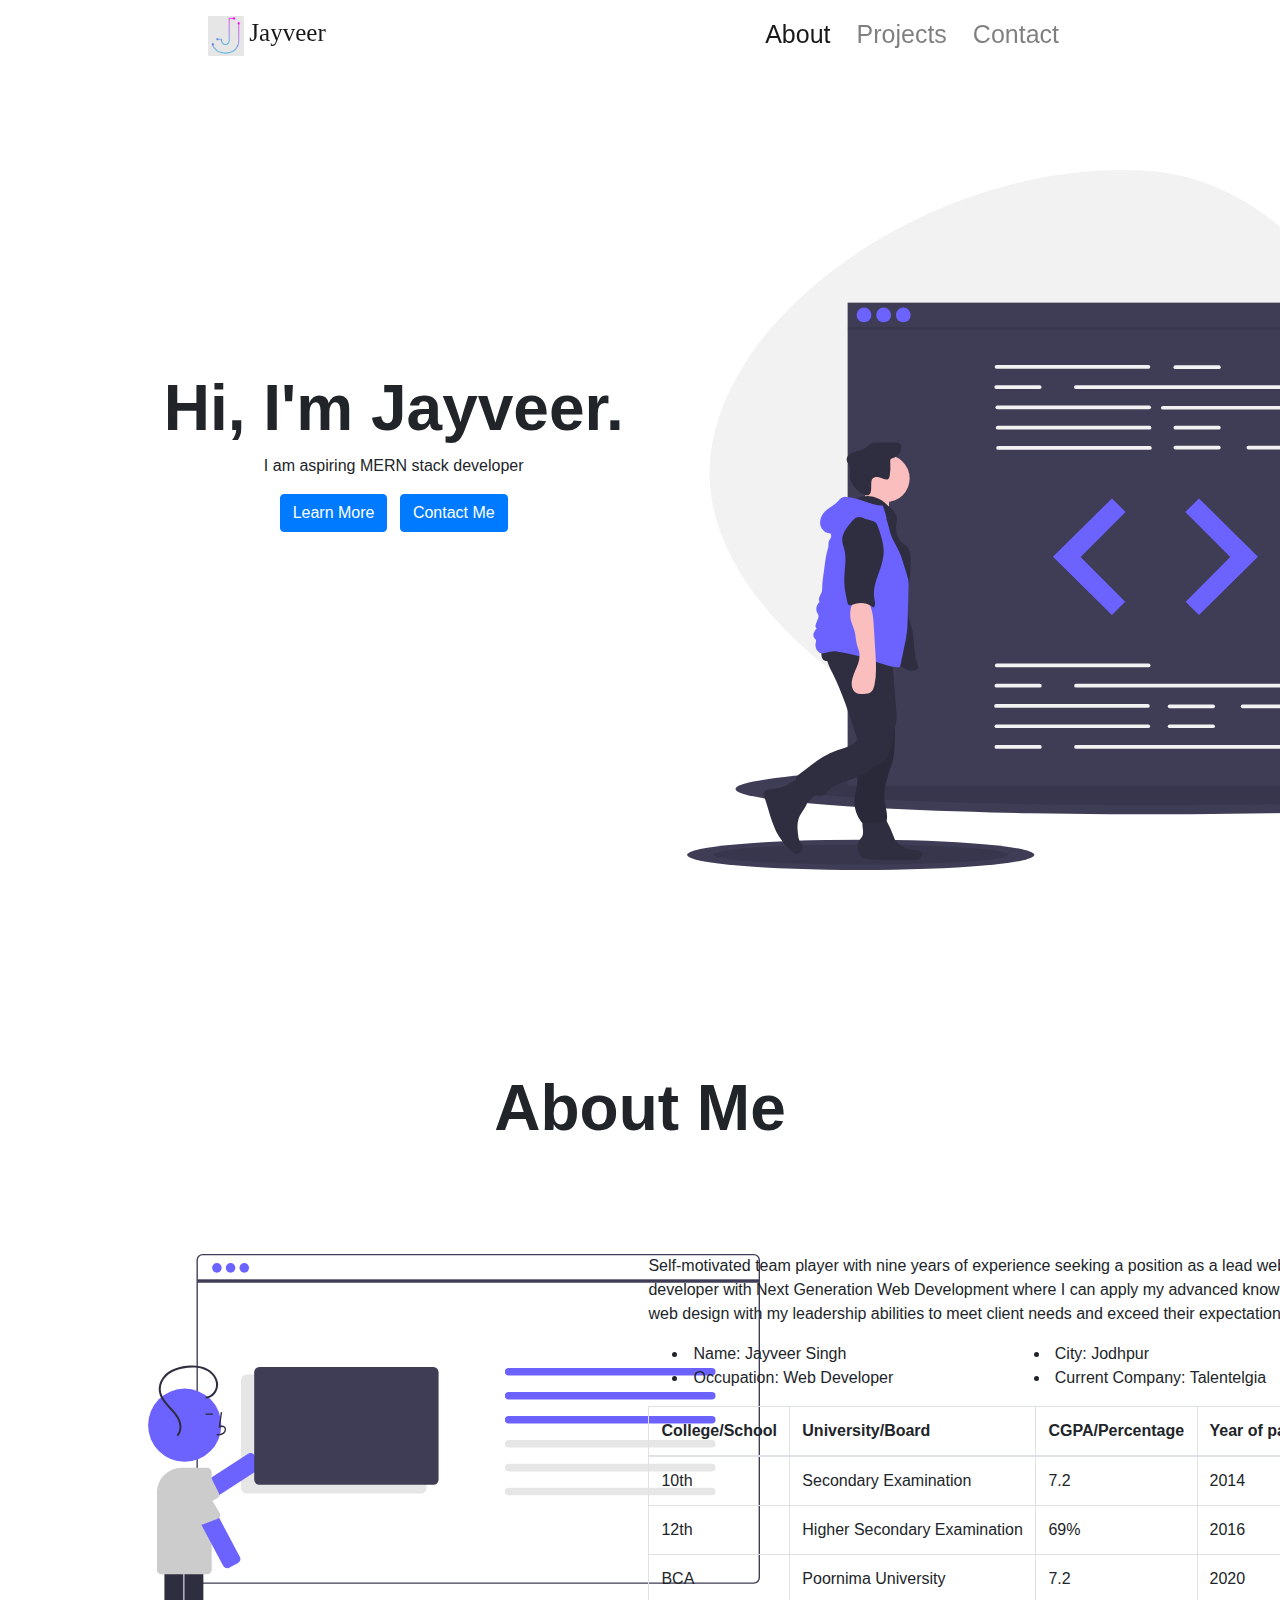
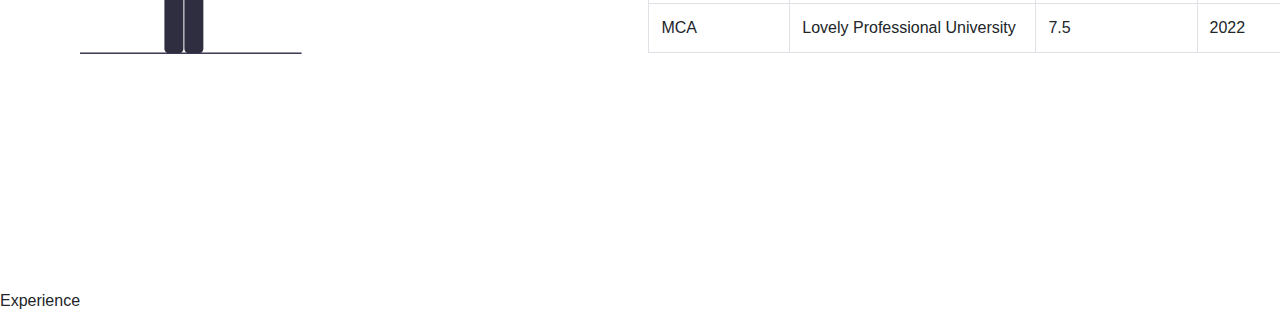
<file: index.html>
<!DOCTYPE html>
<html lang="en">

<head>
    <meta charset="UTF-8">
    <meta http-equiv="X-UA-Compatible" content="IE=edge">
    <meta name="viewport" content="width=device-width, initial-scale=1.0">
    <title>Jayveer Singh</title>
    <link rel="stylesheet" href="https://maxcdn.bootstrapcdn.com/bootstrap/4.5.0/css/bootstrap.min.css">
    <link rel="stylesheet" href="https://stackpath.bootstrapcdn.com/font-awesome/4.7.0/css/font-awesome.min.css">
    <script src="https://ajax.googleapis.com/ajax/libs/jquery/3.5.1/jquery.min.js"></script>
    <script src="https://cdnjs.cloudflare.com/ajax/libs/popper.js/1.16.0/umd/popper.min.js"></script>
    <script src="https://maxcdn.bootstrapcdn.com/bootstrap/4.5.0/js/bootstrap.min.js"></script>
    <link rel="stylesheet" href="https://use.fontawesome.com/releases/v5.5.0/css/all.css"
        integrity="sha384-B4dIYHKNBt8Bc12p+WXckhzcICo0wtJAoU8YZTY5qE0Id1GSseTk6S+L3BlXeVIU" crossorigin="anonymous">
    <link rel="stylesheet" href="styles/style.css">
</head>

<body>
    <section id="navbar">
        <div class="navbar navbar-light text-dark navbar-expand-lg sticky-top">
            <a href="#" class="navbar-brand h1 mb-0">
                <img height="40" src="images/logo.jpg" alt="logo">
                <span style="font-size: 25px; font-family: CirculerStd;">Jayveer</span>
            </a>
            <button class="navbar-toggler" data-toggle="collapse" data-target="#my_options">
                <span class="navbar-toggler-icon"></span>
            </button>
            <div class="collapse navbar-collapse justfy-content" id="my_options">
                <ul class="navbar-nav ml-auto">
                    <li class="nav-item">
                        <a href="#about" class="nav-link active">About</a>
                    </li>
                    <li class="nav-item">
                        <a href="#" class="nav-link">Projects</a>
                    </li>
                    <li class="nav-item">
                        <a href="contact.html" class="nav-link">Contact</a>
                    </li>
                </ul>
            </div>
        </div>
    </section>
    <section id="information">
        <div class="grid-container">
            <div class="introduction">
                <h1>Hi, I'm Jayveer.</h1>
                <p>I am aspiring MERN stack developer
                </p>
                <a href="#about"><button class="btn btn-primary mr-2">Learn More</button></a>
                <a href="contact.html"><button class="btn btn-primary">Contact Me</button></a>
                <div class="social-icons">
                    <a href="mailto:jayveersinghrajawat98@gmail.com"><i class="fas fa-envelope"></i></a>
                    <a href="https://instagram.com/jayyveer"><i class="fab fa-instagram"></i></a>
                    <a href="https://github.com/jayyveer"><i class="fab fa-github"></i></a>
                    <a href="https://linkedin.com/in/jayyveer"><i class="fab fa-linkedin"></i></a>
                </div>
            </div>

            <div>
                <img src="images/undraw.svg" class="left-banner">
            </div>
        </div>
    </section>
    <section id="about">
        <h1 class="text-center" style="padding: 100px;">About Me</h1>
        <div class="grid-container-about">
            
            <div>
                <img src="images/about.svg" class="right-banner">
            </div>
            <div>
                <div style="padding-left:40px ; padding-right: 60px;">
                    <p> Self-motivated team player with nine years of experience seeking a position as a lead web developer with Next Generation
                    Web Development where I can apply my advanced knowledge of web design with my leadership abilities to meet client needs
                    and exceed their expectations</p>
                    <div class="row mt-3">
                        <div class="col-md-6">
                            <ul>
                                <li>Name: Jayveer Singh</li>
                                <li>Occupation: Web Developer</li>

                            </ul>
                        </div>
                        <div class="col-md-6">
                            <ul>
                                <li>City: Jodhpur</li>
                                <li>Current Company: Talentelgia</li>
                            </ul>
                        </div>
                    </div>
                    <div>
                    <table class="table table-bordered">
                        <thead>
                            <tr>
                                <th scope="col">College/School</th>
                                
                                <th scope="col">University/Board</th>
                                <th scope="col">CGPA/Percentage</th>
                                <th scope="col">Year of passing</th>
                            </tr>
                        </thead>
                        <tbody>
                            <tr>
                                <td>10th</td>
                                <td>Secondary Examination</td>
                                
                                <td>7.2</td>
                                <td>2014</td>
                            </tr>
                            <tr>
                                <td>12th</td>
                                <td>Higher Secondary Examination</td>
                                
                                <td>69%</td>
                                <td>2016</td>
                            </tr>
                            <tr>
                                <td>BCA</td>
                                
                                <td>Poornima University</td>
                                <td>7.2</td>
                                <td>2020</td>
                            </tr>
                            <tr>
                                <td>MCA</td>
                                
                                <td>Lovely Professional University</td>
                                <td>7.5</td>
                                <td>2022</td>
                            </tr>
                        </tbody>
                    </table>
                    </div>
                </div>
                
            </div>
        </div>
        <div>
            Experience
        </div>
    </section>
</body>

</html>
</file>
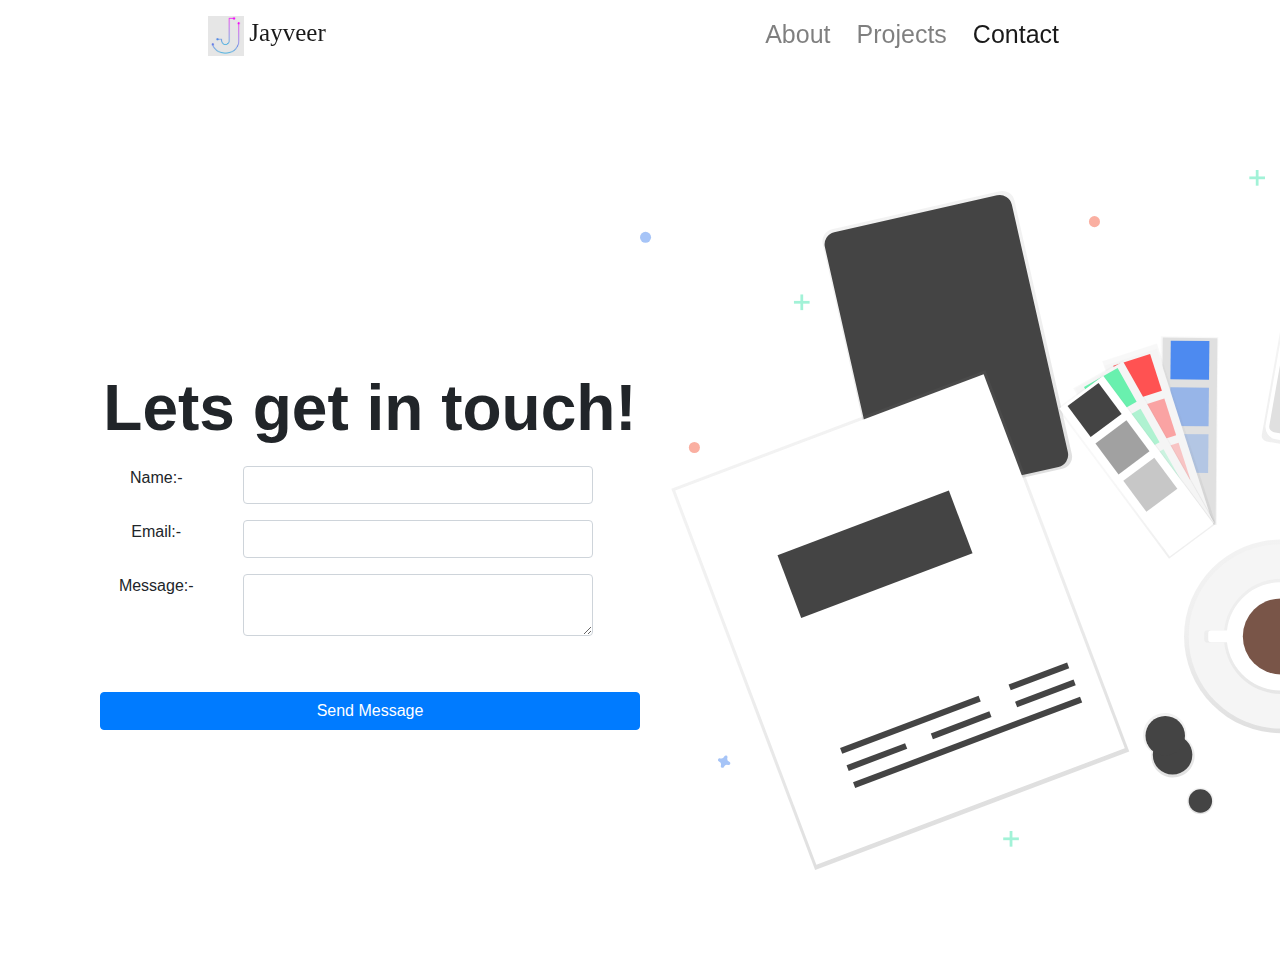
<file: contact.html>
<!DOCTYPE html>
<html lang="en">

<head>
    <meta charset="UTF-8">
    <meta http-equiv="X-UA-Compatible" content="IE=edge">
    <meta name="viewport" content="width=device-width, initial-scale=1.0">
    <title>Jayveer Singh</title>
    <link rel="stylesheet" href="https://maxcdn.bootstrapcdn.com/bootstrap/4.5.0/css/bootstrap.min.css">
    <link rel="stylesheet" href="https://stackpath.bootstrapcdn.com/font-awesome/4.7.0/css/font-awesome.min.css">
    <script src="https://ajax.googleapis.com/ajax/libs/jquery/3.5.1/jquery.min.js"></script>
    <script src="https://cdnjs.cloudflare.com/ajax/libs/popper.js/1.16.0/umd/popper.min.js"></script>
    <script src="https://maxcdn.bootstrapcdn.com/bootstrap/4.5.0/js/bootstrap.min.js"></script>
    <link rel="stylesheet" href="https://use.fontawesome.com/releases/v5.5.0/css/all.css"
        integrity="sha384-B4dIYHKNBt8Bc12p+WXckhzcICo0wtJAoU8YZTY5qE0Id1GSseTk6S+L3BlXeVIU" crossorigin="anonymous">
    <link rel="stylesheet" href="styles/style.css">
</head>

<body>
    <section id="navbar">
        <div class="navbar navbar-light text-dark navbar-expand-lg sticky-top">
            <a href="#" class="navbar-brand h1 mb-0">
                <img height="40" src="images/logo.jpg" alt="logo">
                <span style="font-size: 25px; font-family: CirculerStd;">Jayveer</span>
            </a>
            <button class="navbar-toggler" data-toggle="collapse">
                <span class="navbar-toggler-icon"></span>
            </button>
            <div class="collapse navbar-collapse justfy-content" id="my_options">
                <ul class="navbar-nav ml-auto">
                    <li class="nav-item">
                        <a href="index.html" class="nav-link">About</a>
                    </li>
                    <li class="nav-item">
                        <a href="#" class="nav-link">Projects</a>
                    </li>
                    <li class="nav-item">
                        <a href="contact.html" class="nav-link active">Contact</a>
                    </li>
                </ul>
            </div>
        </div>
    </section>
    <section id="information">
        <div class="grid-container">
            <div class="introduction">
                <h1 style="margin-bottom:20px ;">Lets get in touch!</h1>
                <form>
                    <div class="form-center">
                        <!--name -->
                        <div class="form-group row">
                            <div class="col-3">
                                <label>Name:-</label>
                            </div>
                            <div class="col-8">
                                <input type="text" class="form-control">

                            </div>
                        </div>

                        <!-- Email -->
                        <div class="form-group row">
                            <div class="col-3">
                                <label>Email:-</label>
                            </div>
                            <div class="col-8">
                                <input type="email" class="form-control">

                            </div>
                        </div>


                        <!-- Message -->
                        <div class="form-group row">
                            <div class="col-3">
                                <label>Message:-</label>
                            </div>
                            <div class="col-8">
                                <textarea class="form-control"></textarea>
                            </div>
                        </div>
                    </div>
                    <div class="form-group row">
                        <div class="col">
                            <button type="submit" class="btn btn-primary col-12" style="margin-top:40px ;">Send
                                Message</button>
                        </div>
                    </div>
                </form>
            </div>

            <div>
                <img src="images/contact.svg" class="left-banner">
            </div>
        </div>
    </section>

</body>

</html>
</file>
<file: styles/style.css>
.navbar
{
    margin: auto;
    font-size: 25px;
    width: auto;
    justify-content: space-evenly;
    width: 70%;
}
li {
   padding-left: 5px;
   padding-right: 5px;
}

li span a:hover {
    color: #444;
    text-decoration: none;
}
body{
    font-family: 'CirculerStd', sans-serif;
    font-size: 16px;
}
.grid-container {
    display: inline-grid;
    grid-template-columns: 50% 50%;    
    padding: 100px;
}
.grid-container-about {
    display: inline-grid;
    grid-template-columns: 40% 60%;
    /* padding: 80px; */
    padding-left: 80px;
    padding-right: 80px;
    padding-bottom: 140px;
    margin-bottom: 80px;
}
.introduction{
    text-align: center;
    margin-top: 200px;
    
}
h1{
    font-size: 4em;
    font-weight: bold;
}
.left-banner{
    height: 700px;
}
.right-banner{
    height: 400px;
}
.social-icons a{
    padding: 5px; 
}
.social-icons{
    padding:15px;
}
.input-container {
    padding: 10px 0px;
}

.form-group {
    margin-bottom: 1rem;
    
}

label {
    display: inline-block;
    margin-bottom: 0.5rem;
}
</file>
